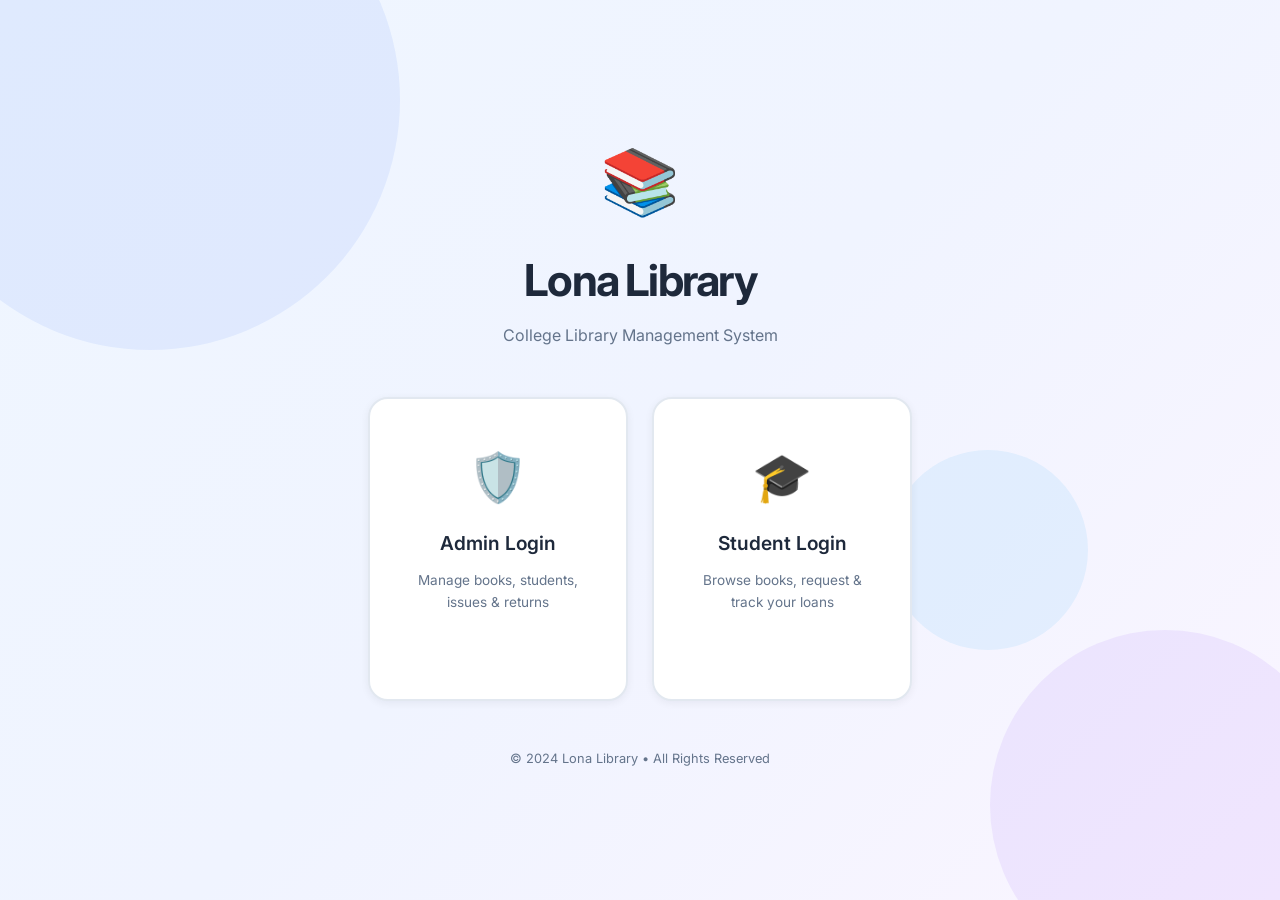
<file: htdocs/index.html>
<!DOCTYPE html>
<html lang="en">
<head>
    <meta charset="UTF-8">
    <meta name="viewport" content="width=device-width, initial-scale=1.0">
    <title>Lona Library – College Library Management</title>
    <meta name="description" content="Lona Library – A modern library management system for college students and administrators.">
    <link rel="preconnect" href="https://fonts.googleapis.com">
    <link href="https://fonts.googleapis.com/css2?family=Inter:wght@300;400;500;600;700&display=swap" rel="stylesheet">
    <link rel="stylesheet" href="css/style.css">
</head>
<body class="login-selection-page">
    <div class="login-selection-wrapper">
        <div class="brand-header">
            <div class="brand-logo">📚</div>
            <h1 class="brand-name">Lona Library</h1>
            <p class="brand-tagline">College Library Management System</p>
        </div>
        <div class="login-cards">
            <a href="login.html?role=admin" class="login-card" id="admin-login-card">
                <div class="login-card-icon">🛡️</div>
                <h2>Admin Login</h2>
                <p>Manage books, students, issues &amp; returns</p>
                <div class="login-card-arrow">→</div>
            </a>
            <a href="login.html?role=user" class="login-card" id="user-login-card">
                <div class="login-card-icon">🎓</div>
                <h2>Student Login</h2>
                <p>Browse books, request &amp; track your loans</p>
                <div class="login-card-arrow">→</div>
            </a>
        </div>
        <footer class="site-footer">
            <p>© 2024 Lona Library • All Rights Reserved</p>
        </footer>
    </div>
    <div class="bg-circles">
        <span></span><span></span><span></span>
    </div>
</body>
</html>
</file>
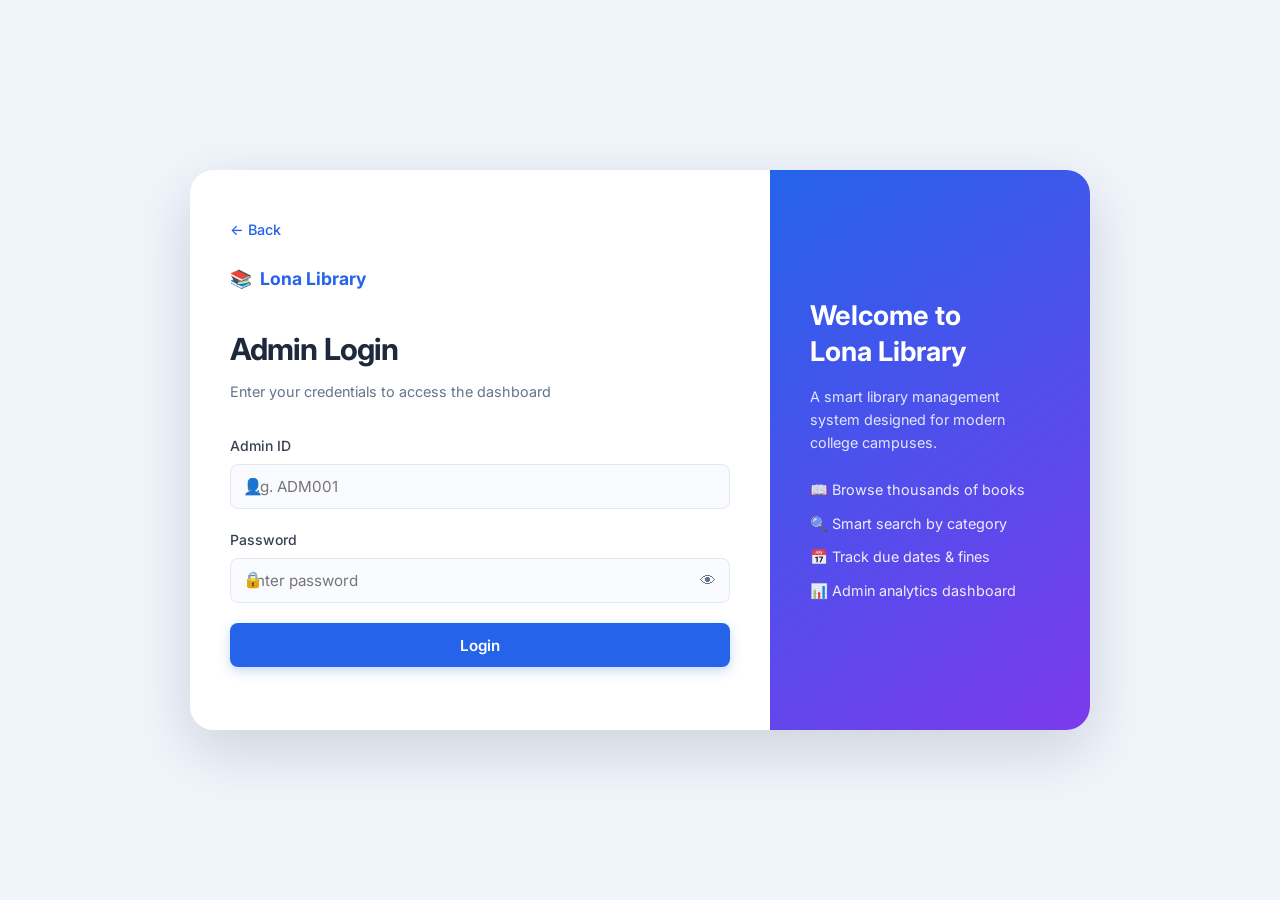
<file: htdocs/admin.html>
<!DOCTYPE html>
<html lang="en">
<head>
    <meta charset="UTF-8">
    <meta name="viewport" content="width=device-width, initial-scale=1.0">
    <title>Admin Dashboard – Lona Library</title>
    <meta name="description" content="Lona Library Admin Dashboard – Manage all library operations.">
    <link rel="preconnect" href="https://fonts.googleapis.com">
    <link href="https://fonts.googleapis.com/css2?family=Inter:wght@300;400;500;600;700&display=swap" rel="stylesheet">
    <link rel="stylesheet" href="css/style.css">
</head>
<body class="dashboard-page">
    <div class="app-layout">
        <aside class="sidebar" id="sidebar">
            <div class="sidebar-brand">
                <span>📚</span>
                <div>
                    <strong>Lona Library</strong>
                    <small>Admin Panel</small>
                </div>
            </div>
            <nav class="sidebar-nav">
                <button class="nav-item active" data-view="dash-view" id="nav-dash">
                    <span class="nav-icon">📊</span> Dashboard
                </button>
                <button class="nav-item" data-view="books-view" id="nav-books">
                    <span class="nav-icon">📖</span> All Books
                </button>
                <button class="nav-item" data-view="add-book-view" id="nav-add-book">
                    <span class="nav-icon">➕</span> Add Book
                </button>
                <button class="nav-item" data-view="issue-view" id="nav-issue">
                    <span class="nav-icon">📤</span> Issue Book
                </button>
                <!-- NEW: Issue Requests nav item -->
                <button class="nav-item" data-view="issue-requests-view" id="nav-issue-reqs">
                    <span class="nav-icon">📋</span> Issue Requests
                </button>
                <button class="nav-item" data-view="pending-view" id="nav-pending">
                    <span class="nav-icon">⏳</span> Pending Returns
                </button>
                <button class="nav-item" data-view="return-requests-view" id="nav-return-reqs">
                    <span class="nav-icon">🔄</span> Return Requests
                </button>
                <button class="nav-item" data-view="suggest-view" id="nav-suggest">
                    <span class="nav-icon">💡</span> Suggestions
                </button>
            </nav>
            <div class="sidebar-footer">
                <button class="logout-btn" id="logoutBtn" onclick="logout()">🚪 Logout</button>
            </div>
        </aside>

        <div class="main-wrap">
            <header class="topbar">
                <div class="topbar-left">
                    <h1 id="page-title">Dashboard</h1>
                </div>
                <div class="topbar-right">
                    <div class="admin-badge">
                        <span class="admin-avatar">👨‍💼</span>
                        <div>
                            <span class="admin-name">Administrator</span>
                            <span class="admin-role">Admin ID: ADM001</span>
                        </div>
                    </div>
                </div>
            </header>

            <div class="content-area">
                <div id="globalNotification" class="global-notif hidden"></div>

                <!-- DASHBOARD VIEW -->
                <section id="dash-view" class="view active-view">
                    <div class="stats-grid">
                        <div class="stat-card stat-blue">
                            <div class="stat-icon">👥</div>
                            <div class="stat-info">
                                <span class="stat-label">Total Students</span>
                                <span class="stat-value" id="stat-students">--</span>
                            </div>
                        </div>
                        <div class="stat-card stat-amber">
                            <div class="stat-icon">📤</div>
                            <div class="stat-info">
                                <span class="stat-label">Issued Books</span>
                                <span class="stat-value" id="stat-issued">--</span>
                            </div>
                        </div>
                        <div class="stat-card stat-green">
                            <div class="stat-icon">✅</div>
                            <div class="stat-info">
                                <span class="stat-label">Returned Books</span>
                                <span class="stat-value" id="stat-returned">--</span>
                            </div>
                        </div>
                        <div class="stat-card stat-red">
                            <div class="stat-icon">⏳</div>
                            <div class="stat-info">
                                <span class="stat-label">Pending Returns</span>
                                <span class="stat-value" id="stat-pending">--</span>
                            </div>
                        </div>
                        <!-- NEW: Issue Requests Stat Card -->
                        <div class="stat-card stat-teal">
                            <div class="stat-icon">📋</div>
                            <div class="stat-info">
                                <span class="stat-label">Issue Requests</span>
                                <span class="stat-value" id="stat-issue-reqs">--</span>
                            </div>
                        </div>
                        <div class="stat-card stat-purple">
                            <div class="stat-icon">🔄</div>
                            <div class="stat-info">
                                <span class="stat-label">Return Requests</span>
                                <span class="stat-value" id="stat-return-reqs">--</span>
                            </div>
                        </div>
                    </div>
                    <div class="dashboard-grid">
                        <div class="card">
                            <h3 class="card-title">Recent Transactions</h3>
                            <div id="recent-transactions" class="trans-list">
                                <p class="empty-state">Loading transactions...</p>
                            </div>
                        </div>
                        <div class="card">
                            <h3 class="card-title">Overdue Alerts 🚨</h3>
                            <div id="overdue-alerts" class="overdue-list">
                                <p class="empty-state">Checking overdue books...</p>
                            </div>
                        </div>
                    </div>
                </section>

                <!-- ALL BOOKS VIEW -->
                <section id="books-view" class="view">
                    <div class="view-toolbar">
                        <input type="text" id="bookSearchInput" class="search-input" placeholder="🔍 Search books by title, author or category...">
                        <select id="categoryFilter" class="select-input">
                            <option value="">All Categories</option>
                            <option value="DBMS">DBMS</option>
                            <option value="OS">Operating Systems</option>
                            <option value="DS">Data Structures</option>
                            <option value="Maths">Mathematics</option>
                            <option value="Networks">Networks</option>
                            <option value="Programming">Programming</option>
                        </select>
                    </div>
                    <div class="table-card">
                        <table id="adminBooksTable">
                            <thead>
                                <tr>
                                    <th>ID</th>
                                    <th>Book Title</th>
                                    <th>Author</th>
                                    <th>Category</th>
                                    <th>Semester</th>
                                    <th>Total</th>
                                    <th>Issued</th>
                                    <th>Available</th>
                                    <th>Description</th>
                                </tr>
                            </thead>
                            <tbody id="adminBooksTableBody">
                                <tr><td colspan="9" class="empty-state">Loading books...</td></tr>
                            </tbody>
                        </table>
                    </div>
                </section>

                <!-- ADD BOOK VIEW -->
                <section id="add-book-view" class="view">
                    <div class="card form-card-wide">
                        <h3 class="card-title">Add New Book to Library</h3>
                        <form id="addBookForm" novalidate>
                            <div class="form-grid-2">
                                <div class="form-group">
                                    <label for="bookId">Book ID</label>
                                    <input type="number" id="bookId" required placeholder="e.g. 101">
                                </div>
                                <div class="form-group">
                                    <label for="bookName">Book Title</label>
                                    <input type="text" id="bookName" required placeholder="Full title">
                                </div>
                                <div class="form-group">
                                    <label for="bookAuthor">Author</label>
                                    <input type="text" id="bookAuthor" required placeholder="Author name">
                                </div>
                                <div class="form-group">
                                    <label for="bookCategory">Category</label>
                                    <select id="bookCategory" required>
                                        <option value="">— Select Category —</option>
                                        <option value="DBMS">DBMS</option>
                                        <option value="OS">Operating Systems</option>
                                        <option value="DS">Data Structures</option>
                                        <option value="Maths">Mathematics</option>
                                        <option value="Networks">Networks</option>
                                        <option value="Programming">Programming</option>
                                    </select>
                                </div>
                                <div class="form-group">
                                    <label for="bookDept">Department</label>
                                    <input type="text" id="bookDept" placeholder="e.g. Computer Science">
                                </div>
                                <div class="form-group">
                                    <label for="bookSemester">Semester</label>
                                    <select id="bookSemester">
                                        <option value="">— Select Semester —</option>
                                        <option value="1">Semester 1</option>
                                        <option value="2">Semester 2</option>
                                        <option value="3">Semester 3</option>
                                        <option value="4">Semester 4</option>
                                        <option value="5">Semester 5</option>
                                        <option value="6">Semester 6</option>
                                        <option value="7">Semester 7</option>
                                        <option value="8">Semester 8</option>
                                    </select>
                                </div>
                                <div class="form-group">
                                    <label for="bookQty">Quantity</label>
                                    <input type="number" id="bookQty" required placeholder="Number of copies" min="1">
                                </div>
                            </div>
                            <div class="form-group form-group-full">
                                <label for="bookDescription">📝 Book Description / Content Preview</label>
                                <textarea id="bookDescription" class="form-textarea" rows="4" placeholder="Enter a brief description or content preview of the book. This helps students understand the book before borrowing."></textarea>
                            </div>
                            <button type="submit" class="btn-primary" id="addBookBtn">Add Book to Library</button>
                        </form>
                    </div>
                </section>

                <!-- ISSUE BOOK VIEW (Admin Direct Issue) -->
                <section id="issue-view" class="view">
                    <div class="card form-card-wide">
                        <h3 class="card-title">Issue Book to Student (Admin Direct)</h3>
                        <div class="admin-direct-note">
                            <p>💡 This is for admin-initiated direct issue. Students submit issue requests via their portal which you can approve from <strong>Issue Requests</strong>.</p>
                        </div>
                        <form id="issueBookForm" novalidate>
                            <div class="form-grid-2">
                                <div class="form-group">
                                    <label for="issueStudentId">Student ID</label>
                                    <input type="text" id="issueStudentId" required placeholder="e.g. STU001">
                                </div>
                                <div class="form-group">
                                    <label for="issueBookId">Book ID</label>
                                    <input type="number" id="issueBookId" required placeholder="e.g. 101">
                                </div>
                                <div class="form-group">
                                    <label for="issueDueDate">Due Date</label>
                                    <input type="date" id="issueDueDate" required>
                                </div>
                            </div>
                            <button type="submit" class="btn-primary" id="issueBtn">Issue Book</button>
                        </form>
                    </div>
                </section>

                <!-- NEW: ISSUE REQUESTS VIEW -->
                <section id="issue-requests-view" class="view">
                    <div class="table-card">
                        <div class="table-header-bar">
                            <h3>📋 Student Issue Requests</h3>
                            <span id="issue-req-count" class="badge badge-teal">0 pending</span>
                        </div>
                        <div class="return-req-info-bar issue-req-info-bar">
                            <p>Students request books from their portal. <strong>Approve</strong> to issue the book (quantity decreases) or <strong>Reject</strong> to deny the request.</p>
                        </div>
                        <table id="issueReqTable">
                            <thead>
                                <tr>
                                    <th>Student Name</th>
                                    <th>Student ID</th>
                                    <th>Book Title</th>
                                    <th>Book ID</th>
                                    <th>Status</th>
                                    <th>Request Date</th>
                                    <th>Action</th>
                                </tr>
                            </thead>
                            <tbody id="issueReqTableBody">
                                <tr><td colspan="7" class="empty-state">Loading issue requests...</td></tr>
                            </tbody>
                        </table>
                    </div>
                </section>

                <!-- PENDING RETURNS VIEW -->
                <section id="pending-view" class="view">
                    <div class="table-card">
                        <div class="table-header-bar">
                            <h3>Pending Returns</h3>
                            <span id="pending-count" class="badge badge-red">0 pending</span>
                        </div>
                        <table id="pendingTable">
                            <thead>
                                <tr>
                                    <th>Student Name</th>
                                    <th>Student ID</th>
                                    <th>Department</th>
                                    <th>Book</th>
                                    <th>Due Date</th>
                                    <th>Fine (₹)</th>
                                    <th>Action</th>
                                </tr>
                            </thead>
                            <tbody id="pendingTableBody">
                                <tr><td colspan="7" class="empty-state">Loading pending returns...</td></tr>
                            </tbody>
                        </table>
                    </div>
                </section>

                <!-- RETURN REQUESTS VIEW -->
                <section id="return-requests-view" class="view">
                    <div class="table-card">
                        <div class="table-header-bar">
                            <h3>🔄 Student Return Requests</h3>
                            <span id="return-req-count" class="badge badge-amber">0 pending</span>
                        </div>
                        <div class="return-req-info-bar">
                            <p>Students submit return requests here. Approve to mark as returned (quantity restored) or Reject to keep the book issued.</p>
                        </div>
                        <table id="returnReqTable">
                            <thead>
                                <tr>
                                    <th>Student Name</th>
                                    <th>Student ID</th>
                                    <th>Book Title</th>
                                    <th>Book ID</th>
                                    <th>Status</th>
                                    <th>Request Date</th>
                                    <th>Action</th>
                                </tr>
                            </thead>
                            <tbody id="returnReqTableBody">
                                <tr><td colspan="7" class="empty-state">Loading return requests...</td></tr>
                            </tbody>
                        </table>
                    </div>
                </section>

                <!-- SUGGESTIONS VIEW -->
                <section id="suggest-view" class="view">
                    <div class="suggestions-intro">
                        <h3>📚 Recommended Books for Students</h3>
                        <p>Curated book recommendations for each department and semester.</p>
                    </div>
                    <div class="suggest-grid" id="suggestGrid">
                        <!-- Populated by JS -->
                    </div>
                </section>
            </div>
        </div>
    </div>

    <script>window.USER_ROLE = 'admin';</script>
    <script src="js/app.js"></script>
</body>
</html>
</file>
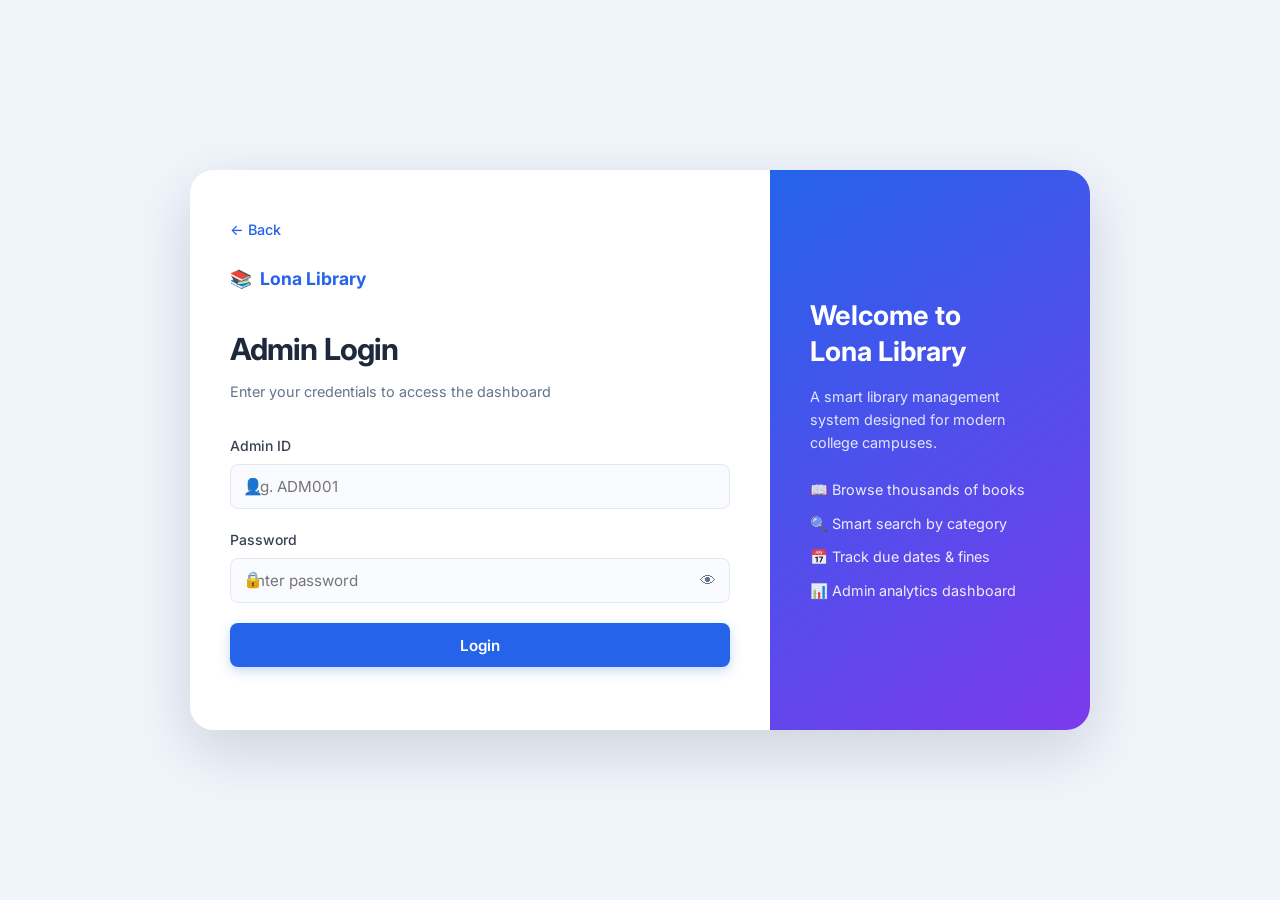
<file: htdocs/login.html>
<!DOCTYPE html>
<html lang="en">
<head>
    <meta charset="UTF-8">
    <meta name="viewport" content="width=device-width, initial-scale=1.0">
    <title>Login – Lona Library</title>
    <meta name="description" content="Login to Lona Library management system.">
    <link rel="preconnect" href="https://fonts.googleapis.com">
    <link href="https://fonts.googleapis.com/css2?family=Inter:wght@300;400;500;600;700&display=swap" rel="stylesheet">
    <link rel="stylesheet" href="css/style.css">
</head>
<body class="login-page">
    <div class="login-container">
        <div class="login-left">
            <a href="index.html" class="back-link">← Back</a>
            <div class="brand-mark">
                <span>📚</span>
                <strong>Lona Library</strong>
            </div>
            <h1 id="login-heading">Admin Login</h1>
            <p id="login-sub">Enter your credentials to access the dashboard</p>

            <form id="loginForm" class="login-form" novalidate>
                <div class="form-group">
                    <label for="userId" id="id-label">Admin ID</label>
                    <div class="input-icon-wrap">
                        <span class="input-icon">👤</span>
                        <input type="text" id="userId" name="userId" required placeholder="e.g. ADM001" autocomplete="username">
                    </div>
                </div>
                <div class="form-group">
                    <label for="password">Password</label>
                    <div class="input-icon-wrap">
                        <span class="input-icon">🔒</span>
                        <input type="password" id="password" name="password" required placeholder="Enter password" autocomplete="current-password">
                        <button type="button" id="togglePwd" class="pwd-toggle">👁</button>
                    </div>
                </div>
                <div id="loginError" class="form-error hidden">Invalid credentials. Please try again.</div>
                <button type="submit" class="btn-primary btn-full" id="loginBtn">
                    <span id="loginBtnText">Login</span>
                    <span id="loginSpinner" class="spinner hidden"></span>
                </button>
            </form>
        </div>
        <div class="login-right">
            <div class="login-right-content">
                <h2>Welcome to <br>Lona Library</h2>
                <p>A smart library management system designed for modern college campuses.</p>
                <ul class="feature-list">
                    <li>📖 Browse thousands of books</li>
                    <li>🔍 Smart search by category</li>
                    <li>📅 Track due dates &amp; fines</li>
                    <li>📊 Admin analytics dashboard</li>
                </ul>
            </div>
        </div>
    </div>
    <script src="js/app.js"></script>
    <script>
        (function(){
            var params = new URLSearchParams(window.location.search);
            var role = params.get('role') || 'admin';
            window.LOGIN_ROLE = role;
            if(role === 'user'){
                document.getElementById('login-heading').textContent = 'Student Login';
                document.getElementById('login-sub').textContent = 'Enter your student credentials';
                document.getElementById('id-label').textContent = 'Student ID';
                document.getElementById('userId').placeholder = 'e.g. STU001';
            }
        })();
    </script>
</body>
</html>
</file>
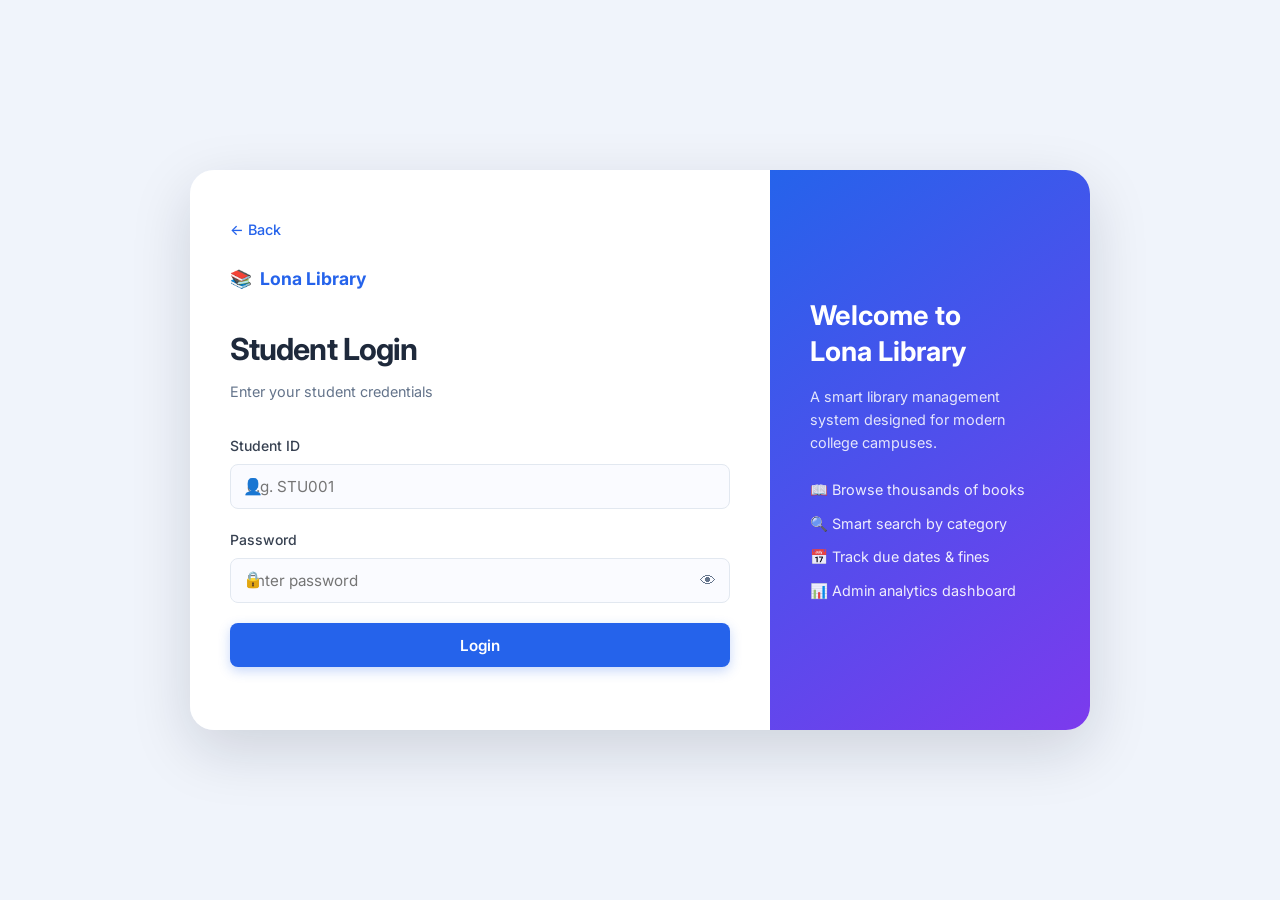
<file: htdocs/user.html>
<!DOCTYPE html>
<html lang="en">
<head>
    <meta charset="UTF-8">
    <meta name="viewport" content="width=device-width, initial-scale=1.0">
    <title>Student Dashboard – Lona Library</title>
    <meta name="description" content="Lona Library Student Dashboard – Browse and manage your books.">
    <link rel="preconnect" href="https://fonts.googleapis.com">
    <link href="https://fonts.googleapis.com/css2?family=Inter:wght@300;400;500;600;700&display=swap" rel="stylesheet">
    <link rel="stylesheet" href="css/style.css">
</head>
<body class="dashboard-page">
    <div class="app-layout">
        <aside class="sidebar" id="sidebar">
            <div class="sidebar-brand">
                <span>📚</span>
                <div>
                    <strong>Lona Library</strong>
                    <small>Student Portal</small>
                </div>
            </div>
            <nav class="sidebar-nav">
                <button class="nav-item active" data-view="profile-view" id="nav-profile">
                    <span class="nav-icon">🏠</span> My Profile
                </button>
                <button class="nav-item" data-view="browse-view" id="nav-browse">
                    <span class="nav-icon">📖</span> Browse Books
                </button>
                <button class="nav-item" data-view="mybooks-view" id="nav-mybooks">
                    <span class="nav-icon">📋</span> My Books
                </button>
                <!-- NEW: My Requests nav item -->
                <button class="nav-item" data-view="my-requests-view" id="nav-my-requests">
                    <span class="nav-icon">📝</span> My Requests
                </button>
                <button class="nav-item" data-view="suggest-view" id="nav-suggest">
                    <span class="nav-icon">💡</span> Suggestions
                </button>
            </nav>
            <div class="sidebar-footer">
                <button class="logout-btn" onclick="logout()">🚪 Logout</button>
            </div>
        </aside>

        <div class="main-wrap">
            <header class="topbar">
                <div class="topbar-left">
                    <h1 id="page-title">My Profile</h1>
                </div>
                <div class="topbar-right">
                    <div class="admin-badge">
                        <span class="admin-avatar user-avatar" id="topbar-avatar">🎓</span>
                        <div>
                            <span class="admin-name" id="topbar-name">Student</span>
                            <span class="admin-role" id="topbar-id">ID: --</span>
                        </div>
                    </div>
                </div>
            </header>

            <div class="content-area">
                <div id="globalNotification" class="global-notif hidden"></div>

                <!-- PROFILE VIEW – with Issue Requests stat -->
                <section id="profile-view" class="view active-view">
                    <div class="profile-card-wrap">
                        <div class="profile-card">
                            <div class="profile-photo" id="profilePhoto">🎓</div>
                            <div class="profile-details">
                                <h2 id="profileName">Loading...</h2>
                                <div class="profile-meta">
                                    <span class="meta-chip" id="profileId">ID: --</span>
                                    <span class="meta-chip" id="profileDept">Dept: --</span>
                                    <span class="meta-chip" id="profileSem">Sem: --</span>
                                </div>
                                <div class="profile-stats">
                                    <div class="p-stat">
                                        <span class="p-stat-val" id="pBooksIssued">0</span>
                                        <span class="p-stat-lbl">Books Issued</span>
                                    </div>
                                    <div class="p-stat">
                                        <span class="p-stat-val" id="pBooksDue">0</span>
                                        <span class="p-stat-lbl">Due Soon</span>
                                    </div>
                                    <div class="p-stat pending-fine-stat">
                                        <span class="p-stat-val" id="pFineTotal">₹0</span>
                                        <span class="p-stat-lbl">Total Fine</span>
                                    </div>
                                    <!-- NEW: Issue Requests stat -->
                                    <div class="p-stat pending-issue-stat">
                                        <span class="p-stat-val" id="pIssueReqs">0</span>
                                        <span class="p-stat-lbl">Issue Requests</span>
                                    </div>
                                    <div class="p-stat pending-req-stat">
                                        <span class="p-stat-val" id="pReturnReqs">0</span>
                                        <span class="p-stat-lbl">Return Requests</span>
                                    </div>
                                </div>
                            </div>
                        </div>
                    </div>
                </section>

                <!-- BROWSE BOOKS VIEW -->
                <section id="browse-view" class="view">
                    <div class="view-toolbar">
                        <input type="text" id="bookSearchInput" class="search-input" placeholder="🔍 Search books by title, author...">
                        <div class="category-chips" id="categoryChips">
                            <button class="cat-chip active" data-cat="">All</button>
                            <button class="cat-chip" data-cat="DBMS">DBMS</button>
                            <button class="cat-chip" data-cat="OS">OS</button>
                            <button class="cat-chip" data-cat="DS">Data Structures</button>
                            <button class="cat-chip" data-cat="Maths">Maths</button>
                            <button class="cat-chip" data-cat="Networks">Networks</button>
                            <button class="cat-chip" data-cat="Programming">Programming</button>
                        </div>
                    </div>
                    <div class="books-grid" id="booksGrid">
                        <p class="empty-state">Loading books...</p>
                    </div>
                </section>

                <!-- MY BOOKS VIEW -->
                <section id="mybooks-view" class="view">
                    <div class="table-card">
                        <div class="table-header-bar">
                            <h3>My Issued Books</h3>
                            <span class="badge badge-blue" id="mybooks-count">0 books</span>
                        </div>
                        <table id="myBooksTable">
                            <thead>
                                <tr>
                                    <th>Book Title</th>
                                    <th>Author</th>
                                    <th>Issue Date</th>
                                    <th>Due Date</th>
                                    <th>Fine (₹)</th>
                                    <th>Status</th>
                                    <th>Action</th>
                                </tr>
                            </thead>
                            <tbody id="myBooksTableBody">
                                <tr><td colspan="7" class="empty-state">Loading your books...</td></tr>
                            </tbody>
                        </table>
                    </div>
                </section>

                <!-- NEW: MY REQUESTS VIEW -->
                <section id="my-requests-view" class="view">
                    <div class="table-card">
                        <div class="table-header-bar">
                            <h3>📝 My Issue Requests</h3>
                            <span class="badge badge-teal" id="my-issue-req-count">0 pending</span>
                        </div>
                        <div class="return-req-info-bar issue-req-info-bar">
                            <p>Your book issue requests and their approval status. Approved books will appear in <strong>My Books</strong>.</p>
                        </div>
                        <table id="myIssueReqTable">
                            <thead>
                                <tr>
                                    <th>Book Title</th>
                                    <th>Author</th>
                                    <th>Book ID</th>
                                    <th>Request Date</th>
                                    <th>Status</th>
                                </tr>
                            </thead>
                            <tbody id="myIssueReqTableBody">
                                <tr><td colspan="5" class="empty-state">Loading your requests...</td></tr>
                            </tbody>
                        </table>
                    </div>
                </section>

                <!-- SUGGESTIONS VIEW -->
                <section id="suggest-view" class="view">
                    <div class="suggestions-intro">
                        <h3>📚 Recommended Books for You</h3>
                        <p>Hand-picked books based on your department and semester.</p>
                    </div>
                    <div class="suggest-grid" id="suggestGrid">
                        <!-- Populated by JS -->
                    </div>
                </section>
            </div>
        </div>
    </div>

    <!-- Book Detail Modal – MODIFIED: Button now says "Request This Book" -->
    <div class="modal-overlay hidden" id="bookDetailModal">
        <div class="modal-box">
            <button class="modal-close" id="modalCloseBtn">✕</button>
            <div class="modal-book-icon" id="modalIcon">📖</div>
            <h2 id="modalTitle">Book Title</h2>
            <div class="modal-meta">
                <span id="modalAuthor" class="meta-chip">Author: --</span>
                <span id="modalCat" class="meta-chip">Category: --</span>
                <span id="modalDept" class="meta-chip">Dept: --</span>
                <span id="modalSem" class="meta-chip">Sem: --</span>
            </div>
            <div class="modal-description-section">
                <h4 class="modal-desc-label">📝 Content Preview</h4>
                <p class="modal-desc-text" id="modalDescription">No description available.</p>
            </div>
            <div class="modal-availability" id="modalAvail">
                <span class="avail-badge">Checking...</span>
            </div>
            <!-- MODIFIED: Button text dynamically set by JS based on request status -->
            <button class="btn-primary btn-full" id="requestBookBtn">📋 Request This Book</button>
        </div>
    </div>

    <script>window.USER_ROLE = 'user';</script>
    <script src="js/app.js"></script>
</body>
</html>
</file>
<file: htdocs/css/style.css>
/* =============================================
   LONA LIBRARY – style.css
   ============================================= */

@import url('https://fonts.googleapis.com/css2?family=Inter:wght@300;400;500;600;700&display=swap');

:root {
    --primary:         #2563EB;
    --primary-dark:    #1D4ED8;
    --primary-light:   #DBEAFE;
    --secondary:       #7C3AED;
    --accent:          #0EA5E9;
    --success:         #059669;
    --success-light:   #D1FAE5;
    --warning:         #D97706;
    --warning-light:   #FEF3C7;
    --danger:          #DC2626;
    --danger-light:    #FEE2E2;
    --sidebar-bg:      #0F172A;
    --sidebar-text:    #CBD5E1;
    --sidebar-active:  #1E293B;
    --bg:              #F0F4FB;
    --surface:         #FFFFFF;
    --border:          #E2E8F0;
    --text:            #1E293B;
    --text-muted:      #64748B;
    --radius:          12px;
    --radius-sm:       8px;
    --shadow:          0 4px 24px rgba(15,23,42,0.08);
    --shadow-sm:       0 2px 8px rgba(15,23,42,0.06);
    --transition:      0.22s cubic-bezier(.4,0,.2,1);
}

*, *::before, *::after {
    margin: 0; padding: 0;
    box-sizing: border-box;
}

html { scroll-behavior: smooth; }

body {
    font-family: 'Inter', sans-serif;
    background: var(--bg);
    color: var(--text);
    min-height: 100vh;
    font-size: 15px;
    line-height: 1.6;
}

a { text-decoration: none; color: inherit; }
button { font-family: inherit; cursor: pointer; }
input, select, textarea { font-family: inherit; }
img { max-width: 100%; }

/* =============================================
   LOGIN SELECTION PAGE
   ============================================= */

body.login-selection-page {
    display: flex;
    align-items: center;
    justify-content: center;
    min-height: 100vh;
    background: linear-gradient(135deg, #EFF6FF 0%, #F0F4FF 50%, #FAF5FF 100%);
    overflow: hidden;
    position: relative;
}

.bg-circles {
    position: fixed;
    inset: 0;
    pointer-events: none;
    z-index: 0;
}
.bg-circles span {
    position: absolute;
    border-radius: 50%;
    opacity: 0.08;
}
.bg-circles span:nth-child(1) {
    width: 500px; height: 500px;
    background: var(--primary);
    top: -150px; left: -100px;
    animation: float1 8s ease-in-out infinite;
}
.bg-circles span:nth-child(2) {
    width: 350px; height: 350px;
    background: var(--secondary);
    bottom: -80px; right: -60px;
    animation: float2 10s ease-in-out infinite;
}
.bg-circles span:nth-child(3) {
    width: 200px; height: 200px;
    background: var(--accent);
    top: 50%; right: 15%;
    animation: float1 7s ease-in-out infinite reverse;
}
@keyframes float1 { 0%,100%{transform:translateY(0)} 50%{transform:translateY(30px)} }
@keyframes float2 { 0%,100%{transform:translateY(0)} 50%{transform:translateY(-25px)} }

.login-selection-wrapper {
    position: relative;
    z-index: 1;
    text-align: center;
    padding: 2rem 1rem;
    max-width: 800px;
    width: 100%;
}

.brand-header {
    margin-bottom: 3rem;
}

.brand-logo {
    font-size: 4rem;
    display: block;
    margin-bottom: 0.75rem;
    animation: popIn 0.6s cubic-bezier(.34,1.56,.64,1) both;
}

@keyframes popIn {
    from { transform: scale(0.5); opacity: 0; }
    to   { transform: scale(1);   opacity: 1; }
}

.brand-name {
    font-size: 2.75rem;
    font-weight: 700;
    color: var(--text);
    letter-spacing: -0.04em;
    animation: slideUp 0.5s 0.1s both;
}

.brand-tagline {
    color: var(--text-muted);
    font-size: 1rem;
    margin-top: 0.5rem;
    animation: slideUp 0.5s 0.2s both;
}

@keyframes slideUp {
    from { transform: translateY(20px); opacity: 0; }
    to   { transform: translateY(0);    opacity: 1; }
}

.login-cards {
    display: flex;
    gap: 1.5rem;
    justify-content: center;
    flex-wrap: wrap;
    animation: slideUp 0.5s 0.3s both;
}

.login-card {
    background: var(--surface);
    border: 2px solid var(--border);
    border-radius: 20px;
    padding: 2.5rem 2rem;
    width: 260px;
    display: flex;
    flex-direction: column;
    align-items: center;
    gap: 0.75rem;
    transition: all var(--transition);
    box-shadow: var(--shadow-sm);
    position: relative;
    overflow: hidden;
}

.login-card::before {
    content: '';
    position: absolute;
    inset: 0;
    background: linear-gradient(135deg, var(--primary) 0%, var(--secondary) 100%);
    opacity: 0;
    transition: opacity var(--transition);
}

.login-card:hover {
    transform: translateY(-6px);
    box-shadow: 0 20px 40px rgba(37,99,235,0.18);
    border-color: var(--primary);
}

.login-card:hover::before { opacity: 0.04; }

.login-card-icon {
    font-size: 3rem;
    z-index: 1;
    transition: transform var(--transition);
}
.login-card:hover .login-card-icon { transform: scale(1.12); }

.login-card h2 {
    font-size: 1.2rem;
    font-weight: 600;
    z-index: 1;
    color: var(--text);
}

.login-card p {
    font-size: 0.85rem;
    color: var(--text-muted);
    text-align: center;
    z-index: 1;
}

.login-card-arrow {
    font-size: 1.3rem;
    color: var(--primary);
    font-weight: 700;
    z-index: 1;
    opacity: 0;
    transition: opacity var(--transition), transform var(--transition);
    transform: translateX(-10px);
}
.login-card:hover .login-card-arrow {
    opacity: 1;
    transform: translateX(0);
}

.site-footer {
    margin-top: 3rem;
    color: var(--text-muted);
    font-size: 0.8rem;
    animation: slideUp 0.5s 0.4s both;
}

/* =============================================
   LOGIN PAGE
   ============================================= */

body.login-page {
    display: flex;
    align-items: center;
    justify-content: center;
    min-height: 100vh;
    background: var(--bg);
    padding: 1rem;
}

.login-container {
    display: flex;
    width: 100%;
    max-width: 900px;
    min-height: 560px;
    border-radius: 24px;
    overflow: hidden;
    box-shadow: 0 20px 60px rgba(15,23,42,0.15);
    animation: popIn 0.4s both;
}

.login-left {
    flex: 1;
    background: var(--surface);
    padding: 3rem 2.5rem;
    display: flex;
    flex-direction: column;
}

.back-link {
    display: inline-block;
    color: var(--primary);
    font-size: 0.9rem;
    font-weight: 500;
    margin-bottom: 1.5rem;
    transition: transform var(--transition);
}
.back-link:hover { transform: translateX(-4px); }

.brand-mark {
    display: flex;
    align-items: center;
    gap: 0.5rem;
    font-size: 1.1rem;
    font-weight: 600;
    margin-bottom: 2rem;
    color: var(--primary);
}

.login-left h1 {
    font-size: 1.9rem;
    font-weight: 700;
    letter-spacing: -0.03em;
    margin-bottom: 0.4rem;
}

.login-left #login-sub {
    color: var(--text-muted);
    margin-bottom: 2rem;
    font-size: 0.9rem;
}

.login-form { flex: 1; }

.input-icon-wrap {
    position: relative;
}
.input-icon {
    position: absolute;
    left: 13px;
    top: 50%;
    transform: translateY(-50%);
    font-size: 1rem;
    pointer-events: none;
}
.input-icon-wrap input {
    width: 100%;
    padding: 0.8rem 1rem 0.8rem 2.6rem;
    border: 1.5px solid var(--border);
    border-radius: var(--radius-sm);
    font-size: 0.95rem;
    transition: border-color var(--transition), box-shadow var(--transition);
    background: #FAFBFF;
}
.input-icon-wrap input:focus {
    outline: none;
    border-color: var(--primary);
    box-shadow: 0 0 0 3px rgba(37,99,235,0.1);
}

.pwd-toggle {
    position: absolute;
    right: 10px;
    top: 50%;
    transform: translateY(-50%);
    background: none;
    border: none;
    font-size: 1rem;
    color: var(--text-muted);
    cursor: pointer;
    padding: 2px 4px;
}

.form-error {
    background: var(--danger-light);
    color: var(--danger);
    padding: 0.6rem 1rem;
    border-radius: var(--radius-sm);
    font-size: 0.875rem;
    margin-bottom: 1rem;
    border: 1px solid rgba(220,38,38,0.2);
}

.login-right {
    width: 320px;
    background: linear-gradient(145deg, var(--primary) 0%, var(--secondary) 100%);
    display: flex;
    align-items: center;
    justify-content: center;
    padding: 2.5rem;
}
.login-right-content { color: #fff; }
.login-right-content h2 {
    font-size: 1.7rem;
    font-weight: 700;
    margin-bottom: 1rem;
    line-height: 1.3;
}
.login-right-content p {
    font-size: 0.9rem;
    opacity: 0.85;
    margin-bottom: 1.5rem;
}
.feature-list { list-style: none; display: flex; flex-direction: column; gap: 0.65rem; }
.feature-list li { font-size: 0.9rem; opacity: 0.9; }

/* =============================================
   SHARED FORM ELEMENTS
   ============================================= */

.form-group {
    margin-bottom: 1.25rem;
}
.form-group label {
    display: block;
    font-size: 0.875rem;
    font-weight: 500;
    color: #374151;
    margin-bottom: 0.4rem;
}
.form-group input,
.form-group select {
    width: 100%;
    padding: 0.75rem 1rem;
    border: 1.5px solid var(--border);
    border-radius: var(--radius-sm);
    font-size: 0.95rem;
    background: #FAFBFF;
    transition: border-color var(--transition), box-shadow var(--transition);
    color: var(--text);
}
.form-group input:focus,
.form-group select:focus {
    outline: none;
    border-color: var(--primary);
    box-shadow: 0 0 0 3px rgba(37,99,235,0.1);
}
.form-grid-2 {
    display: grid;
    grid-template-columns: 1fr 1fr;
    gap: 1rem 1.5rem;
}

/* ─── NEW: Full-width form group & textarea ─── */
.form-group-full {
    margin-top: 0.5rem;
    margin-bottom: 1.25rem;
}
.form-textarea {
    width: 100%;
    padding: 0.75rem 1rem;
    border: 1.5px solid var(--border);
    border-radius: var(--radius-sm);
    font-size: 0.95rem;
    background: #FAFBFF;
    color: var(--text);
    font-family: inherit;
    resize: vertical;
    min-height: 80px;
    transition: border-color var(--transition), box-shadow var(--transition);
}
.form-textarea:focus {
    outline: none;
    border-color: var(--primary);
    box-shadow: 0 0 0 3px rgba(37,99,235,0.1);
}

/* =============================================
   BUTTONS
   ============================================= */

.btn-primary {
    display: inline-flex;
    align-items: center;
    gap: 0.5rem;
    background: var(--primary);
    color: #fff;
    border: none;
    padding: 0.8rem 1.75rem;
    border-radius: var(--radius-sm);
    font-size: 0.95rem;
    font-weight: 600;
    transition: background var(--transition), transform var(--transition), box-shadow var(--transition);
    box-shadow: 0 4px 12px rgba(37,99,235,0.25);
}
.btn-primary:hover {
    background: var(--primary-dark);
    transform: translateY(-1px);
    box-shadow: 0 8px 20px rgba(37,99,235,0.3);
}
.btn-primary:active { transform: translateY(0); }

.btn-full { width: 100%; justify-content: center; }

.btn-danger {
    background: var(--danger);
    color: #fff;
    border: none;
    padding: 0.5rem 1rem;
    border-radius: var(--radius-sm);
    font-size: 0.85rem;
    font-weight: 500;
    cursor: pointer;
    transition: background var(--transition);
}
.btn-danger:hover { background: #B91C1C; }

.btn-success {
    background: var(--success);
    color: #fff;
    border: none;
    padding: 0.5rem 1rem;
    border-radius: var(--radius-sm);
    font-size: 0.85rem;
    font-weight: 500;
    cursor: pointer;
    transition: background var(--transition);
}
.btn-success:hover { background: #047857; }

.btn-outline {
    background: transparent;
    color: var(--primary);
    border: 1.5px solid var(--primary);
    padding: 0.5rem 1rem;
    border-radius: var(--radius-sm);
    font-size: 0.85rem;
    font-weight: 500;
    cursor: pointer;
    transition: all var(--transition);
}
.btn-outline:hover {
    background: var(--primary);
    color: #fff;
}

.spinner {
    width: 18px; height: 18px;
    border: 2px solid rgba(255,255,255,0.4);
    border-top-color: #fff;
    border-radius: 50%;
    animation: spin 0.7s linear infinite;
    display: inline-block;
}
@keyframes spin { to { transform: rotate(360deg); } }

/* =============================================
   DASHBOARD LAYOUT
   ============================================= */

body.dashboard-page {
    display: flex;
    min-height: 100vh;
    background: var(--bg);
    overflow: hidden;
}

.app-layout {
    display: flex;
    width: 100vw;
    height: 100vh;
}

/* Sidebar */
.sidebar {
    width: 250px;
    min-width: 250px;
    background: var(--sidebar-bg);
    display: flex;
    flex-direction: column;
    box-shadow: 2px 0 12px rgba(0,0,0,0.15);
    z-index: 100;
    transition: width var(--transition);
}

.sidebar-brand {
    display: flex;
    align-items: center;
    gap: 0.75rem;
    padding: 1.5rem 1.25rem;
    border-bottom: 1px solid rgba(255,255,255,0.06);
    font-size: 1.5rem;
}
.sidebar-brand div { display: flex; flex-direction: column; }
.sidebar-brand strong { color: #fff; font-size: 0.95rem; font-weight: 700; }
.sidebar-brand small { color: var(--sidebar-text); font-size: 0.72rem; opacity: 0.7; }

.sidebar-nav {
    flex: 1;
    display: flex;
    flex-direction: column;
    padding: 1rem 0;
    gap: 2px;
}

.nav-item {
    display: flex;
    align-items: center;
    gap: 0.65rem;
    background: none;
    border: none;
    color: var(--sidebar-text);
    padding: 0.78rem 1.25rem;
    font-size: 0.9rem;
    font-weight: 500;
    text-align: left;
    border-radius: 0;
    transition: all var(--transition);
    border-left: 3px solid transparent;
    cursor: pointer;
    width: 100%;
}
.nav-item:hover {
    background: rgba(255,255,255,0.06);
    color: #fff;
    border-left-color: rgba(37,99,235,0.5);
}
.nav-item.active {
    background: rgba(37,99,235,0.15);
    color: #fff;
    border-left-color: var(--primary);
}
.nav-icon { font-size: 1rem; }

.sidebar-footer {
    padding: 1.25rem;
    border-top: 1px solid rgba(255,255,255,0.06);
}
.logout-btn {
    width: 100%;
    background: rgba(220,38,38,0.15);
    color: #FCA5A5;
    border: 1px solid rgba(220,38,38,0.25);
    padding: 0.65rem;
    border-radius: var(--radius-sm);
    font-size: 0.875rem;
    font-weight: 500;
    cursor: pointer;
    transition: all var(--transition);
}
.logout-btn:hover {
    background: var(--danger);
    color: #fff;
}

/* Topbar */
.main-wrap {
    flex: 1;
    display: flex;
    flex-direction: column;
    overflow: hidden;
}
.topbar {
    background: var(--surface);
    padding: 1rem 2rem;
    display: flex;
    align-items: center;
    justify-content: space-between;
    border-bottom: 1px solid var(--border);
    box-shadow: var(--shadow-sm);
    z-index: 50;
}
.topbar-left h1 {
    font-size: 1.3rem;
    font-weight: 700;
    color: var(--text);
}
.admin-badge {
    display: flex;
    align-items: center;
    gap: 0.75rem;
}
.admin-avatar {
    font-size: 1.8rem;
    background: var(--primary-light);
    border-radius: 50%;
    width: 42px; height: 42px;
    display: flex;
    align-items: center;
    justify-content: center;
}
.admin-name {
    display: block;
    font-size: 0.9rem;
    font-weight: 600;
}
.admin-role {
    display: block;
    font-size: 0.75rem;
    color: var(--text-muted);
}

/* Content area */
.content-area {
    flex: 1;
    overflow-y: auto;
    padding: 2rem;
}

/* Views */
.view { display: none; animation: fadeView 0.35s ease both; }
.view.active-view { display: block; }
@keyframes fadeView {
    from { opacity: 0; transform: translateY(12px); }
    to   { opacity: 1; transform: translateY(0); }
}

/* =============================================
   GLOBAL NOTIFICATION
   ============================================= */

.global-notif {
    position: fixed;
    top: 1.5rem;
    right: 1.5rem;
    padding: 0.85rem 1.5rem;
    border-radius: var(--radius-sm);
    font-weight: 500;
    font-size: 0.9rem;
    z-index: 9999;
    box-shadow: var(--shadow);
    display: flex;
    align-items: center;
    gap: 0.5rem;
    transition: all 0.3s ease;
    max-width: 360px;
}
.global-notif.notif-success {
    background: var(--success-light);
    color: #065F46;
    border: 1px solid #A7F3D0;
}
.global-notif.notif-error {
    background: var(--danger-light);
    color: #991B1B;
    border: 1px solid #FECACA;
}
.hidden { display: none !important; }

/* =============================================
   STAT CARDS
   ============================================= */

.stats-grid {
    display: grid;
    grid-template-columns: repeat(auto-fit, minmax(200px, 1fr));
    gap: 1.25rem;
    margin-bottom: 2rem;
}
.stat-card {
    background: var(--surface);
    border-radius: var(--radius);
    padding: 1.5rem;
    display: flex;
    align-items: center;
    gap: 1rem;
    box-shadow: var(--shadow-sm);
    border: 1px solid var(--border);
    transition: transform var(--transition), box-shadow var(--transition);
}
.stat-card:hover {
    transform: translateY(-3px);
    box-shadow: var(--shadow);
}
.stat-icon {
    font-size: 2rem;
    width: 52px; height: 52px;
    border-radius: var(--radius-sm);
    display: flex; align-items: center; justify-content: center;
}
.stat-info { display: flex; flex-direction: column; }
.stat-label { font-size: 0.8rem; color: var(--text-muted); font-weight: 500; }
.stat-value { font-size: 1.9rem; font-weight: 700; line-height: 1.2; }

.stat-blue  .stat-icon { background: #DBEAFE; }
.stat-blue  .stat-value { color: var(--primary); }
.stat-amber .stat-icon { background: var(--warning-light); }
.stat-amber .stat-value { color: var(--warning); }
.stat-green .stat-icon { background: var(--success-light); }
.stat-green .stat-value { color: var(--success); }
.stat-red   .stat-icon { background: var(--danger-light); }
.stat-red   .stat-value { color: var(--danger); }

/* NEW: Purple stat card variant for Return Requests */
.stat-purple .stat-icon { background: #EDE9FE; }
.stat-purple .stat-value { color: var(--secondary); }

/* NEW: Teal stat card variant for Issue Requests */
.stat-teal .stat-icon { background: #CCFBF1; }
.stat-teal .stat-value { color: #0D9488; }

/* =============================================
   CARDS
   ============================================= */

.card {
    background: var(--surface);
    border-radius: var(--radius);
    padding: 1.5rem;
    box-shadow: var(--shadow-sm);
    border: 1px solid var(--border);
}
.card-title {
    font-size: 1rem;
    font-weight: 600;
    margin-bottom: 1.25rem;
    color: var(--text);
}

.dashboard-grid {
    display: grid;
    grid-template-columns: 1fr 1fr;
    gap: 1.5rem;
}

.form-card-wide { max-width: 720px; }

/* =============================================
   TABLE
   ============================================= */

.table-card {
    background: var(--surface);
    border-radius: var(--radius);
    box-shadow: var(--shadow-sm);
    border: 1px solid var(--border);
    overflow: hidden;
}
.table-header-bar {
    display: flex;
    align-items: center;
    justify-content: space-between;
    padding: 1.25rem 1.5rem;
    border-bottom: 1px solid var(--border);
}
.table-header-bar h3 { font-size: 1rem; font-weight: 600; }

table {
    width: 100%;
    border-collapse: collapse;
}
th, td {
    padding: 0.9rem 1.25rem;
    text-align: left;
    border-bottom: 1px solid var(--border);
    font-size: 0.875rem;
}
th {
    background: #F8FAFC;
    font-weight: 600;
    color: var(--text-muted);
    text-transform: uppercase;
    font-size: 0.75rem;
    letter-spacing: 0.04em;
}
tbody tr { transition: background var(--transition); }
tbody tr:hover { background: #F8FAFC; }
tbody tr:last-child td { border-bottom: none; }

/* =============================================
   BADGES
   ============================================= */

.badge {
    display: inline-block;
    padding: 0.25rem 0.7rem;
    border-radius: 9999px;
    font-size: 0.75rem;
    font-weight: 600;
}
.badge-green  { background: var(--success-light); color: #065F46; }
.badge-red    { background: var(--danger-light);  color: #991B1B; }
.badge-amber  { background: var(--warning-light); color: #92400E; }
.badge-blue   { background: var(--primary-light); color: #1D4ED8; }
.badge-teal   { background: #CCFBF1; color: #0D9488; }

/* =============================================
   SEARCH & TOOLBAR
   ============================================= */

.view-toolbar {
    display: flex;
    flex-wrap: wrap;
    gap: 0.75rem;
    margin-bottom: 1.5rem;
    align-items: center;
}
.search-input {
    flex: 1;
    min-width: 200px;
    padding: 0.7rem 1rem;
    border: 1.5px solid var(--border);
    border-radius: var(--radius-sm);
    font-size: 0.9rem;
    background: var(--surface);
    transition: border-color var(--transition), box-shadow var(--transition);
}
.search-input:focus {
    outline: none;
    border-color: var(--primary);
    box-shadow: 0 0 0 3px rgba(37,99,235,0.1);
}
.select-input {
    padding: 0.7rem 1rem;
    border: 1.5px solid var(--border);
    border-radius: var(--radius-sm);
    font-size: 0.9rem;
    background: var(--surface);
    cursor: pointer;
    transition: border-color var(--transition);
}
.select-input:focus { outline: none; border-color: var(--primary); }

.category-chips {
    display: flex;
    flex-wrap: wrap;
    gap: 0.5rem;
}
.cat-chip {
    padding: 0.4rem 1rem;
    border: 1.5px solid var(--border);
    border-radius: 9999px;
    background: var(--surface);
    font-size: 0.82rem;
    font-weight: 500;
    cursor: pointer;
    color: var(--text-muted);
    transition: all var(--transition);
}
.cat-chip:hover, .cat-chip.active {
    background: var(--primary);
    border-color: var(--primary);
    color: #fff;
}

/* =============================================
   BOOKS GRID
   ============================================= */

.books-grid {
    display: grid;
    grid-template-columns: repeat(auto-fill, minmax(230px, 1fr));
    gap: 1.25rem;
}
.book-card {
    background: var(--surface);
    border-radius: var(--radius);
    padding: 1.5rem;
    border: 1px solid var(--border);
    cursor: pointer;
    transition: all var(--transition);
    box-shadow: var(--shadow-sm);
    position: relative;
    display: flex;
    flex-direction: column;
    gap: 0.6rem;
}
.book-card:hover {
    transform: translateY(-5px);
    box-shadow: var(--shadow);
    border-color: var(--primary);
}
.book-emoji {
    font-size: 2.5rem;
    display: block;
    margin-bottom: 0.25rem;
}
.book-title {
    font-size: 0.95rem;
    font-weight: 600;
    color: var(--text);
    line-height: 1.3;
}
.book-author {
    font-size: 0.8rem;
    color: var(--text-muted);
}
.book-meta {
    display: flex;
    gap: 0.4rem;
    flex-wrap: wrap;
    margin-top: 0.25rem;
}
.book-avail {
    margin-top: auto;
    padding-top: 0.5rem;
    border-top: 1px solid var(--border);
    font-size: 0.8rem;
    font-weight: 500;
}
.avail-yes { color: var(--success); }
.avail-no  { color: var(--danger); }

/* ─── NEW: Book Description Preview in Cards ─── */
.book-desc-preview {
    font-size: 0.78rem;
    color: var(--text-muted);
    line-height: 1.45;
    display: -webkit-box;
    -webkit-line-clamp: 2;
    -webkit-box-orient: vertical;
    overflow: hidden;
    margin-top: 0.15rem;
    padding: 0.35rem 0;
    border-top: 1px dashed var(--border);
}

/* Description preview in admin table */
.desc-preview-cell {
    font-size: 0.78rem;
    color: var(--text-muted);
    max-width: 200px;
    white-space: nowrap;
    overflow: hidden;
    text-overflow: ellipsis;
    cursor: help;
}

/* =============================================
   PROFILE CARD
   ============================================= */

.profile-card-wrap {
    max-width: 720px;
}
.profile-card {
    background: var(--surface);
    border-radius: var(--radius);
    padding: 2rem;
    display: flex;
    gap: 2rem;
    align-items: flex-start;
    box-shadow: var(--shadow-sm);
    border: 1px solid var(--border);
}
.profile-photo {
    font-size: 4rem;
    width: 90px; height: 90px;
    background: var(--primary-light);
    border-radius: 50%;
    display: flex;
    align-items: center;
    justify-content: center;
    flex-shrink: 0;
    border: 3px solid var(--primary);
}
.profile-details { flex: 1; }
.profile-details h2 {
    font-size: 1.5rem;
    font-weight: 700;
    margin-bottom: 0.5rem;
}
.profile-meta {
    display: flex;
    flex-wrap: wrap;
    gap: 0.5rem;
    margin-bottom: 1.25rem;
}
.meta-chip {
    background: #F1F5F9;
    color: var(--text-muted);
    padding: 0.3rem 0.75rem;
    border-radius: 9999px;
    font-size: 0.8rem;
    font-weight: 500;
}
.profile-stats {
    display: flex;
    gap: 1.5rem;
}
.p-stat {
    display: flex;
    flex-direction: column;
    align-items: center;
    gap: 0.2rem;
    text-align: center;
}
.p-stat-val {
    font-size: 1.6rem;
    font-weight: 700;
    color: var(--primary);
}
.pending-fine-stat .p-stat-val  { color: var(--danger); }
.pending-req-stat .p-stat-val   { color: var(--secondary); }
.pending-issue-stat .p-stat-val { color: #0D9488; }
.p-stat-lbl { font-size: 0.75rem; color: var(--text-muted); }

/* =============================================
   TRANSACTION LIST
   ============================================= */

.trans-list { display: flex; flex-direction: column; gap: 0.75rem; }
.trans-item {
    display: flex;
    align-items: center;
    gap: 0.75rem;
    padding: 0.6rem 0;
    border-bottom: 1px solid var(--border);
    font-size: 0.875rem;
}
.trans-item:last-child { border-bottom: none; }
.trans-icon { font-size: 1.3rem; }
.trans-info { flex: 1; }
.trans-name { font-weight: 500; }
.trans-sub { color: var(--text-muted); font-size: 0.78rem; }
.trans-time { color: var(--text-muted); font-size: 0.78rem; }

.overdue-list { display: flex; flex-direction: column; gap: 0.6rem; }
.overdue-item {
    background: var(--danger-light);
    border: 1px solid #FECACA;
    border-radius: var(--radius-sm);
    padding: 0.6rem 0.9rem;
    font-size: 0.82rem;
    color: #991B1B;
    display: flex;
    justify-content: space-between;
    align-items: center;
}

.empty-state {
    text-align: center;
    color: var(--text-muted);
    padding: 2rem;
    font-size: 0.875rem;
    font-style: italic;
}

/* =============================================
   SUGGESTIONS
   ============================================= */

.suggestions-intro {
    margin-bottom: 1.5rem;
}
.suggestions-intro h3 { font-size: 1.2rem; font-weight: 700; }
.suggestions-intro p { color: var(--text-muted); font-size: 0.875rem; margin-top: 0.25rem; }

.suggest-grid {
    display: grid;
    grid-template-columns: repeat(auto-fill, minmax(260px, 1fr));
    gap: 1.25rem;
}
.suggest-card {
    background: var(--surface);
    border-radius: var(--radius);
    padding: 1.5rem;
    border: 1px solid var(--border);
    box-shadow: var(--shadow-sm);
    display: flex;
    gap: 1rem;
    transition: all var(--transition);
}
.suggest-card:hover {
    transform: translateY(-3px);
    box-shadow: var(--shadow);
}
.suggest-emoji { font-size: 2.5rem; }
.suggest-info { flex: 1; }
.suggest-title { font-size: 0.95rem; font-weight: 600; margin-bottom: 0.3rem; }
.suggest-author { font-size: 0.78rem; color: var(--text-muted); margin-bottom: 0.4rem; }
.suggest-tags { display: flex; gap: 0.4rem; flex-wrap: wrap; }

/* =============================================
   MODAL
   ============================================= */

.modal-overlay {
    position: fixed;
    inset: 0;
    background: rgba(15,23,42,0.55);
    backdrop-filter: blur(4px);
    z-index: 9000;
    display: flex;
    align-items: center;
    justify-content: center;
    padding: 1rem;
    animation: fadeModal 0.2s ease;
}
@keyframes fadeModal { from { opacity: 0; } to { opacity: 1; } }

.modal-box {
    background: var(--surface);
    border-radius: 20px;
    padding: 2.5rem;
    width: 100%;
    max-width: 420px;
    position: relative;
    box-shadow: 0 25px 60px rgba(0,0,0,0.25);
    animation: slideModal 0.3s cubic-bezier(.34,1.56,.64,1) both;
    text-align: center;
}
@keyframes slideModal {
    from { transform: scale(0.85); opacity: 0; }
    to   { transform: scale(1);    opacity: 1; }
}
.modal-close {
    position: absolute;
    top: 1rem; right: 1rem;
    background: var(--bg);
    border: none;
    font-size: 1rem;
    width: 30px; height: 30px;
    border-radius: 50%;
    cursor: pointer;
    color: var(--text-muted);
    transition: background var(--transition);
}
.modal-close:hover { background: var(--border); }
.modal-book-icon { font-size: 3.5rem; margin-bottom: 1rem; }
.modal-box h2 { font-size: 1.25rem; margin-bottom: 0.75rem; }
.modal-meta { display: flex; flex-wrap: wrap; gap: 0.4rem; justify-content: center; margin-bottom: 1rem; }

/* ─── NEW: Modal Description / Content Preview ─── */
.modal-description-section {
    text-align: left;
    background: #F8FAFC;
    border: 1px solid var(--border);
    border-radius: var(--radius-sm);
    padding: 1rem 1.25rem;
    margin-bottom: 1.25rem;
}
.modal-desc-label {
    font-size: 0.82rem;
    font-weight: 600;
    color: var(--primary);
    margin-bottom: 0.5rem;
}
.modal-desc-text {
    font-size: 0.85rem;
    color: var(--text);
    line-height: 1.55;
    max-height: 120px;
    overflow-y: auto;
}

.modal-availability { margin-bottom: 1.5rem; }
.avail-badge {
    display: inline-block;
    padding: 0.4rem 1rem;
    border-radius: 9999px;
    font-weight: 600;
    font-size: 0.85rem;
}

/* ─── NEW: Approve / Reject Buttons ─── */
.btn-approve {
    background: var(--success);
    color: #fff;
    border: none;
    padding: 0.45rem 0.85rem;
    border-radius: var(--radius-sm);
    font-size: 0.82rem;
    font-weight: 600;
    cursor: pointer;
    transition: all var(--transition);
    margin-right: 0.35rem;
}
.btn-approve:hover { background: #047857; transform: translateY(-1px); }

.btn-reject {
    background: var(--danger);
    color: #fff;
    border: none;
    padding: 0.45rem 0.85rem;
    border-radius: var(--radius-sm);
    font-size: 0.82rem;
    font-weight: 600;
    cursor: pointer;
    transition: all var(--transition);
}
.btn-reject:hover { background: #B91C1C; transform: translateY(-1px); }

.action-btns {
    display: flex;
    gap: 0.35rem;
    align-items: center;
}

/* ─── NEW: Return Request Info Bar ─── */
.return-req-info-bar {
    padding: 0.85rem 1.5rem;
    background: linear-gradient(135deg, #EDE9FE 0%, #DBEAFE 100%);
    border-bottom: 1px solid var(--border);
    font-size: 0.82rem;
    color: var(--text-muted);
}
.return-req-info-bar p { margin: 0; }

.text-muted { color: var(--text-muted); font-size: 0.82rem; }

/* ─── NEW: Issue Request Info Bar ─── */
.issue-req-info-bar {
    background: linear-gradient(135deg, #CCFBF1 0%, #DBEAFE 100%);
}

/* ─── NEW: Admin Direct Note ─── */
.admin-direct-note {
    background: linear-gradient(135deg, #FEF3C7 0%, #FEF9C3 100%);
    border: 1px solid #FDE68A;
    border-radius: var(--radius-sm);
    padding: 0.85rem 1.25rem;
    margin-bottom: 1.5rem;
    font-size: 0.85rem;
    color: #92400E;
}
.admin-direct-note p { margin: 0; }
.admin-direct-note strong { color: #78350F; }

/* ─── NEW: Modal Button States ─── */
.btn-disabled-state {
    background: #E2E8F0 !important;
    color: #64748B !important;
    box-shadow: none !important;
    cursor: not-allowed !important;
}
.btn-disabled-state:hover {
    transform: none !important;
}
.btn-pending-state {
    background: linear-gradient(135deg, #D97706, #F59E0B) !important;
    color: #fff !important;
    cursor: not-allowed !important;
}
.btn-pending-state:hover {
    transform: none !important;
}

/* =============================================
   RESPONSIVE
   ============================================= */

@media (max-width: 900px) {
    .login-right { display: none; }
    .login-container { max-width: 480px; }
    .dashboard-grid { grid-template-columns: 1fr; }
    .sidebar { width: 60px; min-width: 60px; }
    .sidebar-brand div, .nav-item span:not(.nav-icon), .logout-btn, .sidebar-brand strong, .sidebar-brand small { display: none; }
    .nav-item { justify-content: center; padding: 0.9rem; }
    .admin-name, .admin-role { display: none; }
    .profile-card { flex-direction: column; align-items: center; text-align: center; }
    .form-grid-2 { grid-template-columns: 1fr; }
}

@media (max-width: 600px) {
    .content-area { padding: 1rem; }
    .topbar { padding: 0.75rem 1rem; }
    .stats-grid { grid-template-columns: 1fr 1fr; }
    .books-grid { grid-template-columns: 1fr 1fr; }
    .login-cards { flex-direction: column; align-items: center; }
    .profile-stats { gap: 1rem; }
}
</file>
